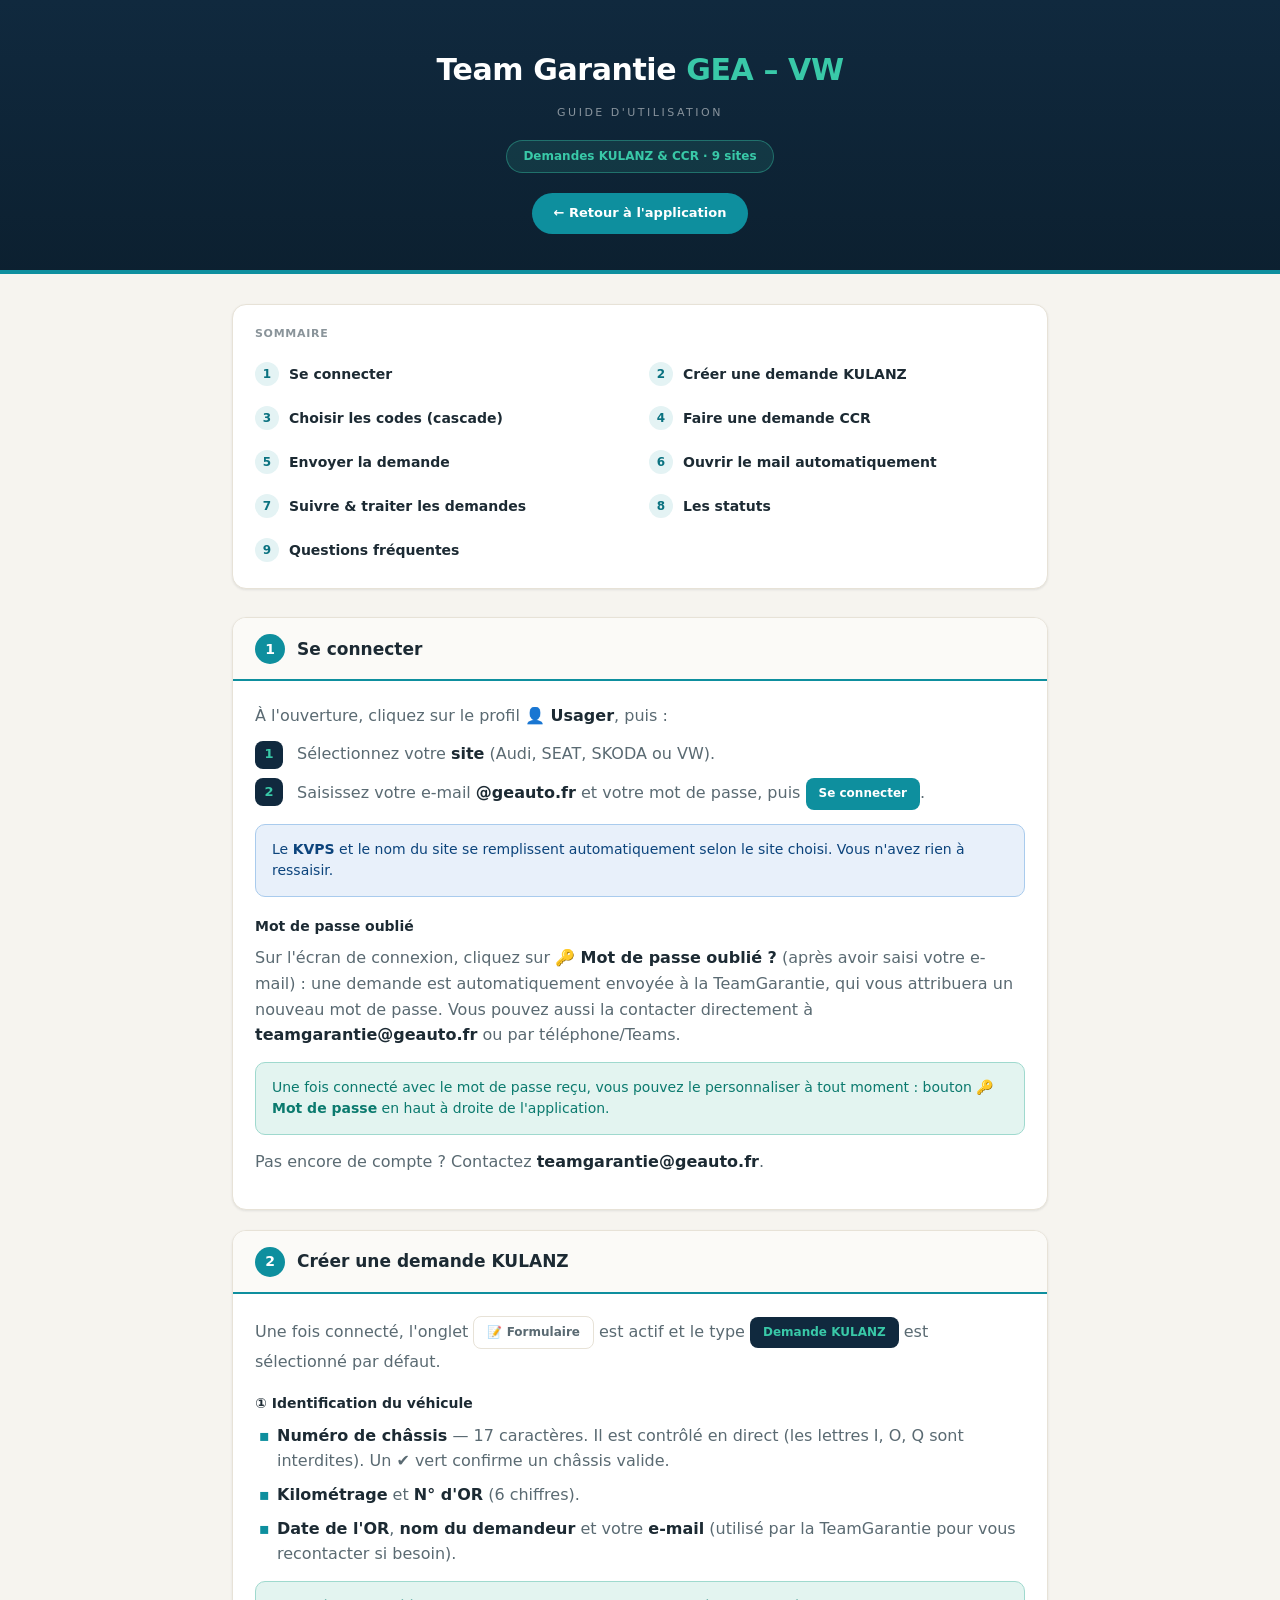
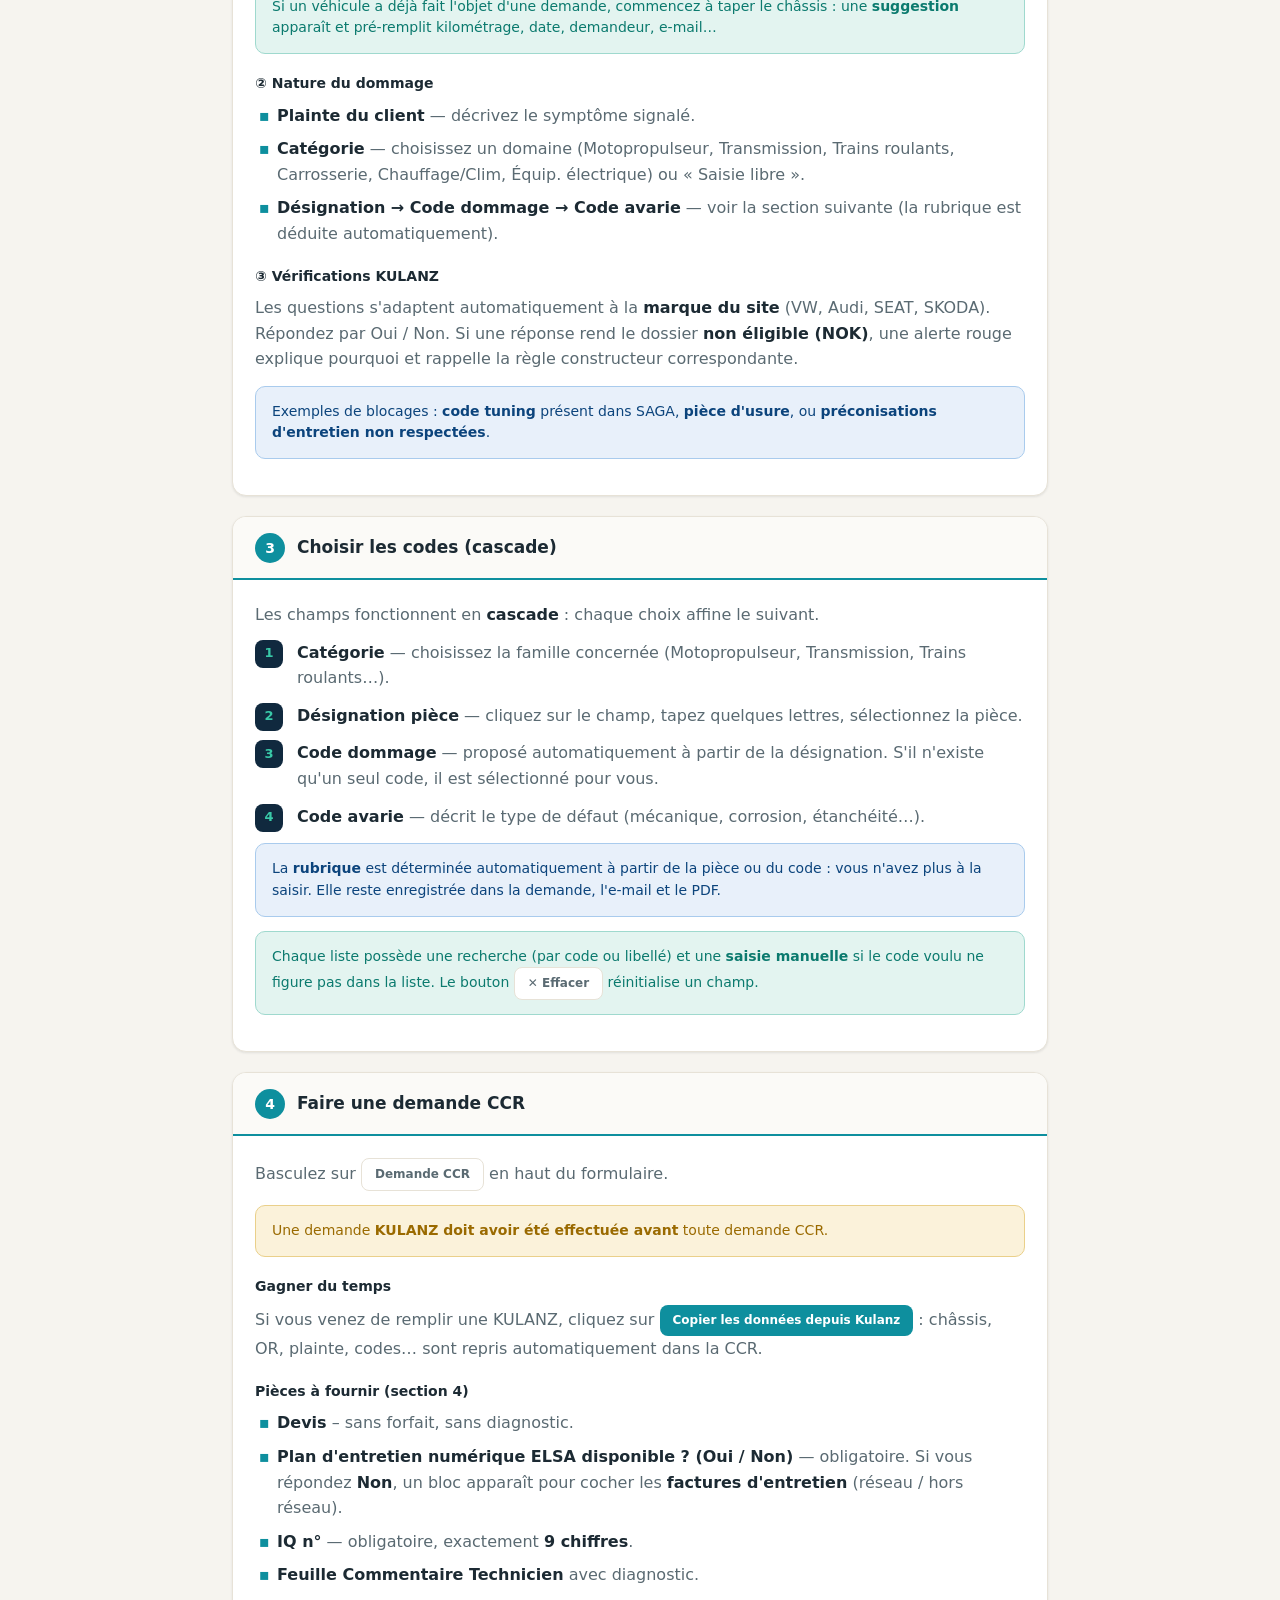
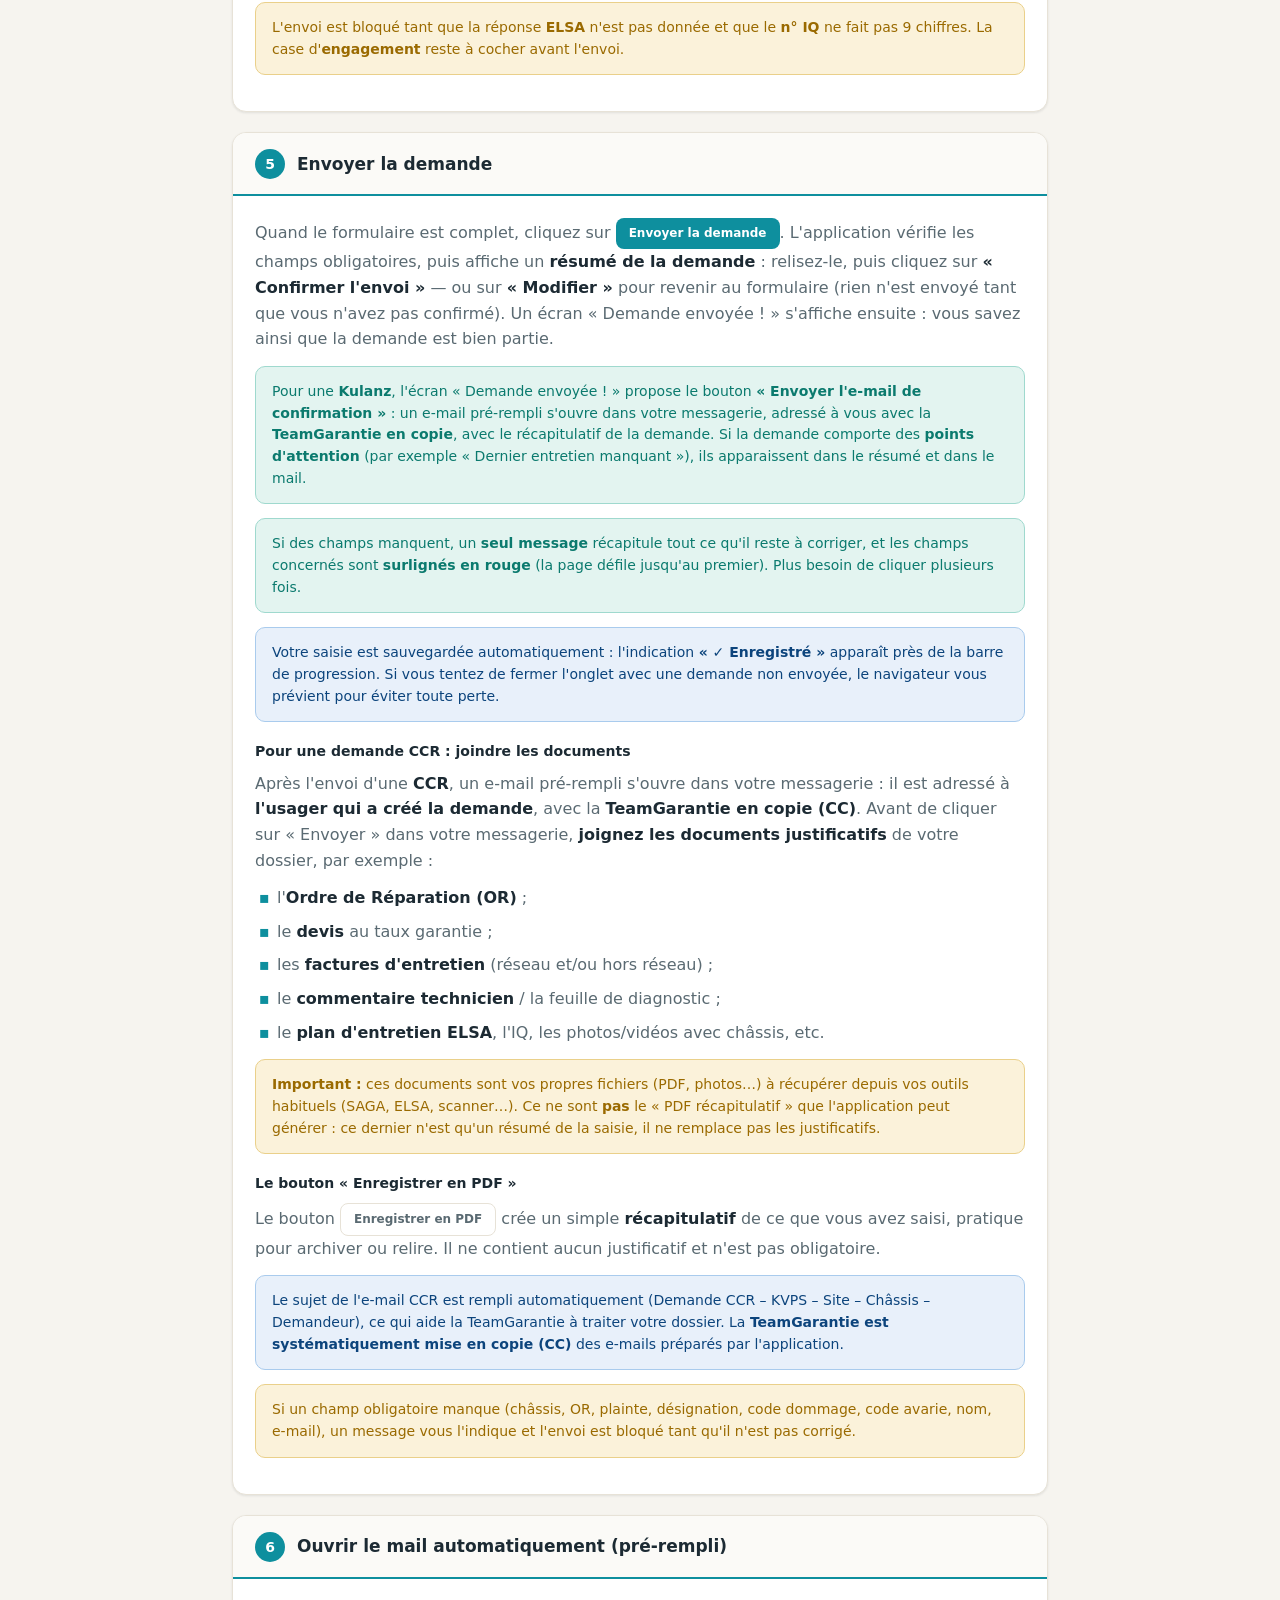
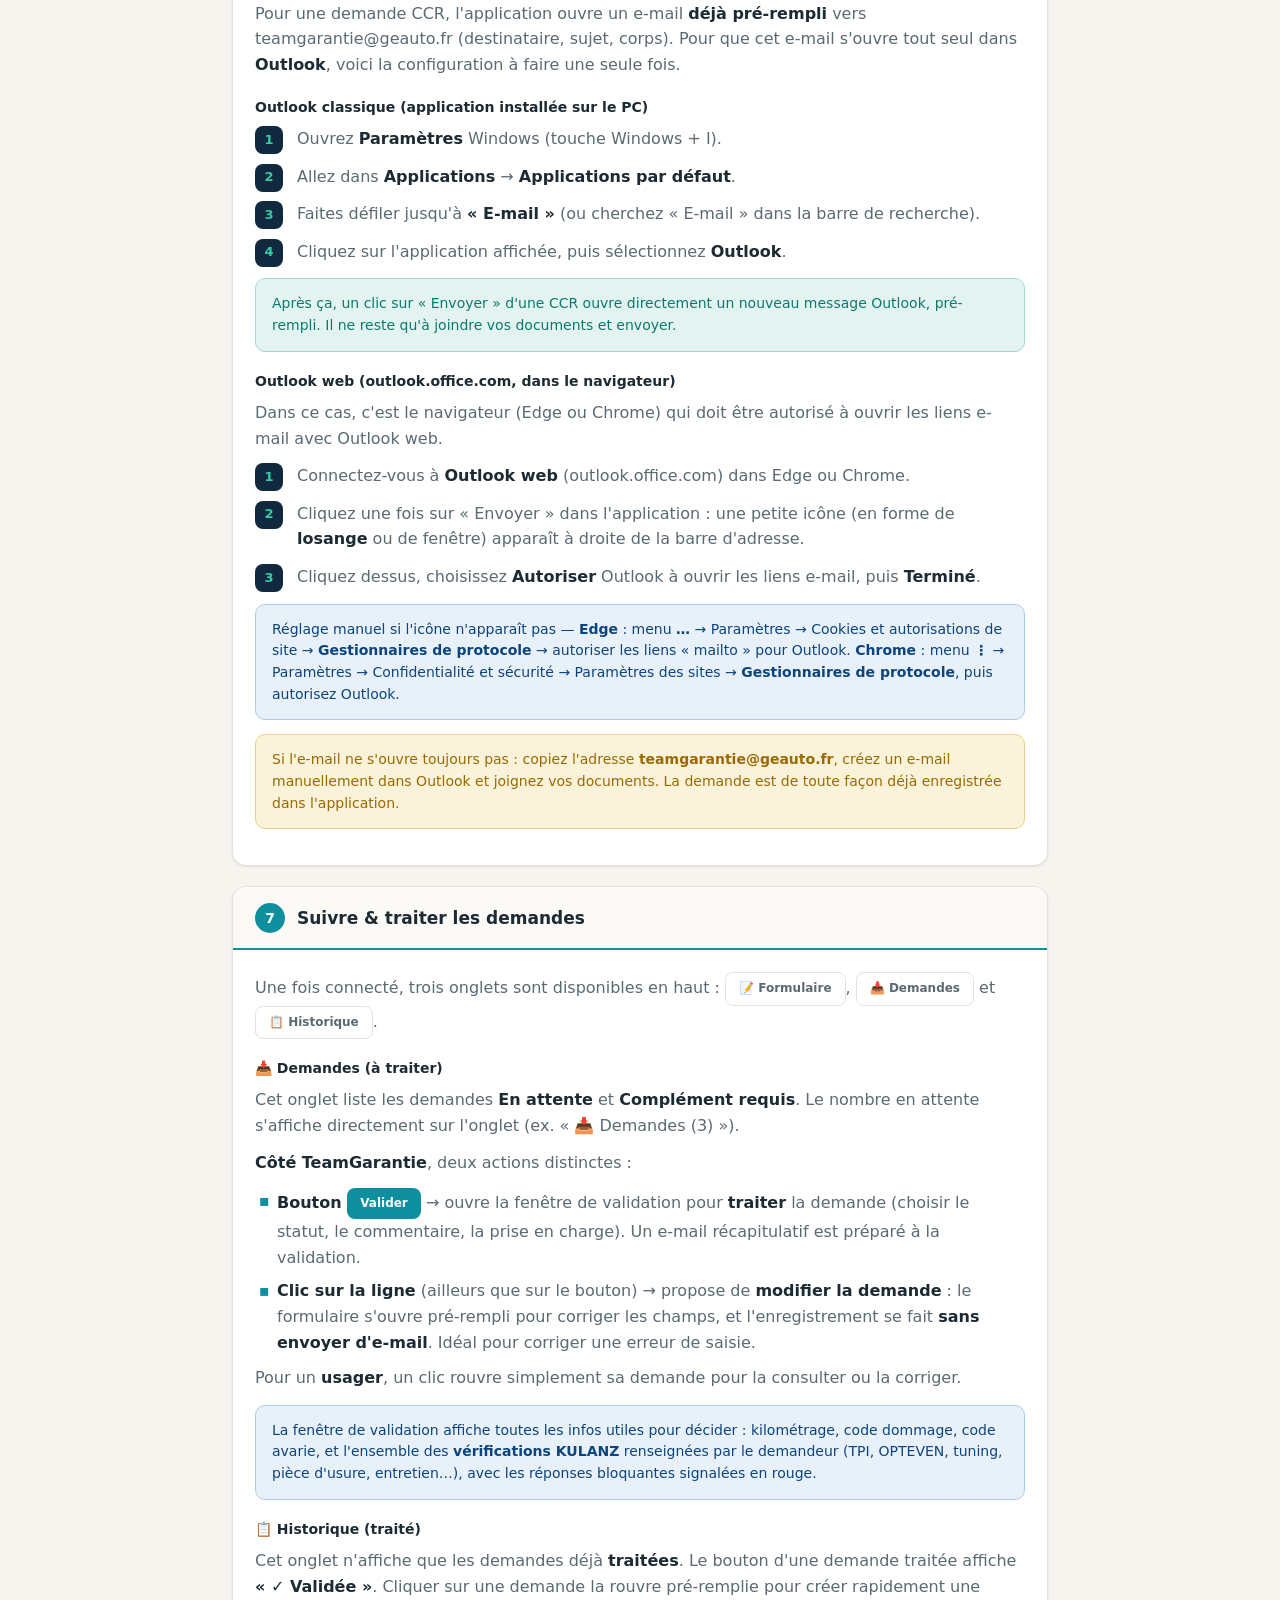
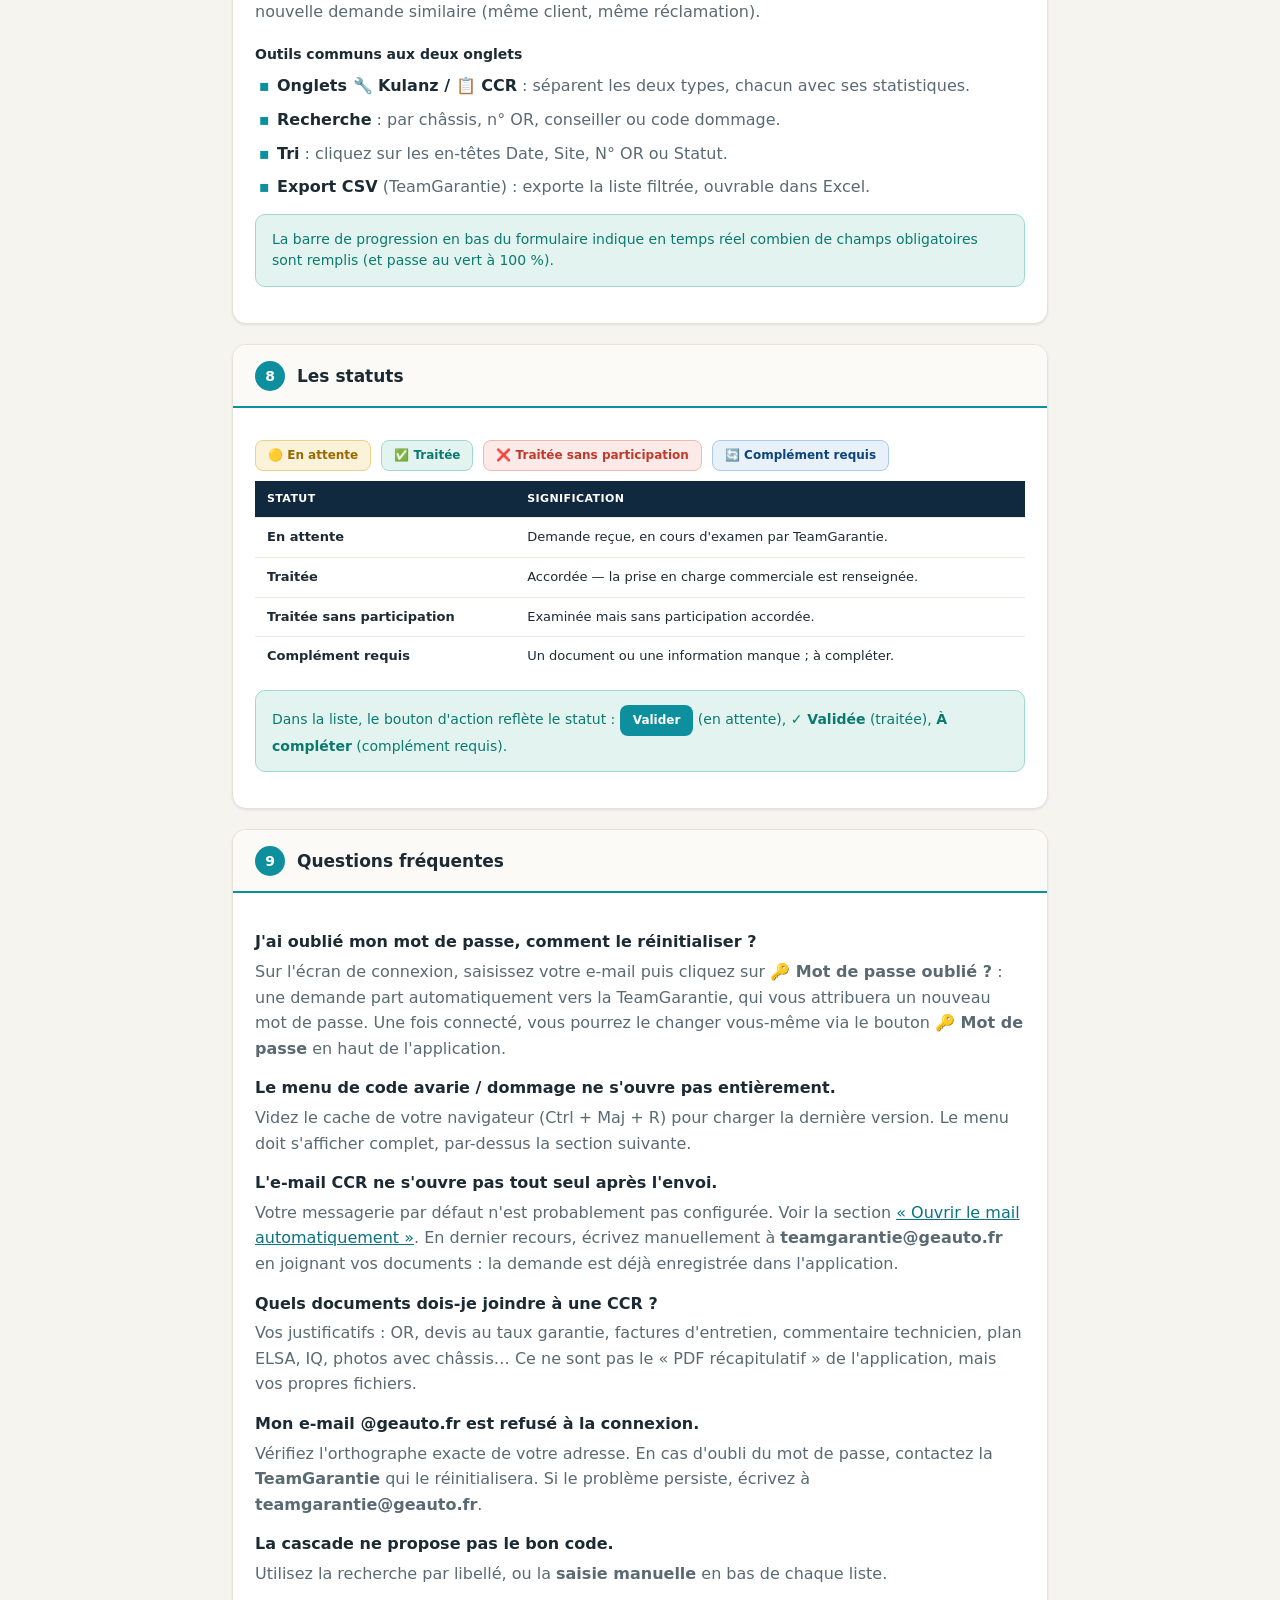
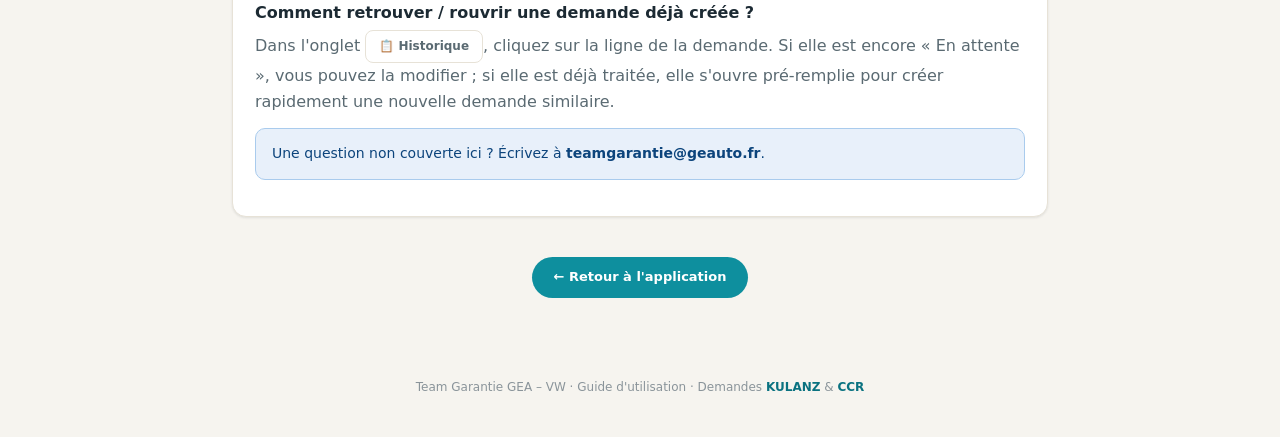
<file: tuto.html>
<!DOCTYPE html>
<html lang="fr">
<head>
<meta charset="UTF-8">
<link rel="icon" href="data:,">
<meta name="viewport" content="width=device-width,initial-scale=1">
<title>Guide d'utilisation — Team Garantie GEA – VW</title>
<meta name="theme-color" content="#0E8F9E">
<style>
:root{
  --bg:#F6F4EF;--bg2:#FBFAF7;--card:#fff;--line:#E7E2D7;--line2:#EEEAE0;
  --ink:#1C2A33;--ink-soft:#5A6A72;--muted:#8A949A;
  --navy:#10293E;--navy2:#1C3A52;
  --accent:#0E8F9E;--accent-d:#0A7280;--accent-soft:#E4F3F4;--accent-line:#A9DCE0;--mint:#39C9A8;
  --red:#C0392B;--red-soft:#FBEAE8;--red-line:#EEB9B2;
  --green:#0B7A6E;--green-soft:#E3F4F0;--green-line:#9FD9CE;
  --amber:#9A6A00;--amber-soft:#FBF2DA;--amber-line:#EAD08A;
  --info:#0C447C;--info-soft:#E8F0FA;--info-line:#A9CBED;
  --shadow:0 1px 3px rgba(28,42,51,.06),0 1px 2px rgba(28,42,51,.04);
  --shadow-md:0 6px 22px rgba(28,42,51,.10);
  --r:14px;--font:'Segoe UI',system-ui,-apple-system,sans-serif;
}
*{margin:0;padding:0;box-sizing:border-box}
html{scroll-behavior:smooth}
body{font-family:var(--font);background:var(--bg);color:var(--ink);line-height:1.6;-webkit-font-smoothing:antialiased}
a{color:var(--accent-d)}

/* En-tête */
.hero{
  background:linear-gradient(180deg,var(--navy),#0C2030);color:#fff;
  padding:46px 24px 40px;text-align:center;position:relative;overflow:hidden;
}
.hero::after{content:"";position:absolute;left:0;right:0;bottom:0;height:4px;background:var(--accent)}
.hero h1{font-size:30px;font-weight:700;letter-spacing:-.4px}
.hero h1 span{color:var(--mint)}
.hero .sub{font-size:11px;letter-spacing:2.5px;text-transform:uppercase;color:rgba(255,255,255,.5);margin-top:10px}
.hero .tag{display:inline-block;margin-top:18px;font-size:12px;font-weight:600;color:var(--mint);background:rgba(57,201,168,.12);border:1px solid rgba(57,201,168,.4);padding:6px 16px;border-radius:30px}
.back{display:inline-flex;align-items:center;gap:6px;margin-top:20px;font-size:13px;font-weight:700;color:#fff;background:var(--accent);padding:10px 22px;border-radius:30px;text-decoration:none;transition:background .18s}
.back:hover{background:var(--accent-d)}

.wrap{max-width:860px;margin:0 auto;padding:30px 22px 70px}

/* Sommaire */
.toc{background:var(--card);border:1px solid var(--line);border-radius:var(--r);box-shadow:var(--shadow);padding:20px 22px;margin-bottom:28px}
.toc h2{font-size:11px;font-weight:700;text-transform:uppercase;letter-spacing:.7px;color:var(--muted);margin-bottom:14px}
.toc ol{list-style:none;counter-reset:t;display:grid;grid-template-columns:1fr 1fr;gap:8px 18px}
.toc li{counter-increment:t}
.toc a{display:flex;align-items:center;gap:10px;text-decoration:none;color:var(--ink);font-size:14px;font-weight:600;padding:6px 0}
.toc a::before{content:counter(t);width:24px;height:24px;flex-shrink:0;display:flex;align-items:center;justify-content:center;background:var(--accent-soft);color:var(--accent-d);border-radius:50%;font-size:12px;font-weight:700}
.toc a:hover{color:var(--accent-d)}

/* Sections */
section{background:var(--card);border:1px solid var(--line);border-radius:var(--r);box-shadow:var(--shadow);margin-bottom:20px;overflow:hidden;scroll-margin-top:18px}
.s-head{display:flex;align-items:center;gap:12px;padding:16px 22px;background:var(--bg2);border-bottom:1px solid var(--accent-soft);position:relative}
.s-head::after{content:"";position:absolute;left:0;right:0;bottom:-1px;height:2px;background:var(--accent)}
.s-num{width:30px;height:30px;flex-shrink:0;background:var(--accent);color:#fff;border-radius:50%;display:flex;align-items:center;justify-content:center;font-size:14px;font-weight:700}
.s-head h2{font-size:17px;font-weight:700;color:var(--ink)}
.s-body{padding:22px}
.s-body p{margin-bottom:12px;color:var(--ink-soft)}
.s-body p strong{color:var(--ink)}
.s-body h3{font-size:14px;font-weight:700;color:var(--ink);margin:18px 0 8px}
.s-body h3:first-child{margin-top:0}

/* Étapes numérotées */
.steps{list-style:none;counter-reset:st;display:flex;flex-direction:column;gap:12px;margin:6px 0 4px}
.steps li{counter-increment:st;position:relative;padding-left:42px;color:var(--ink-soft)}
.steps li::before{content:counter(st);position:absolute;left:0;top:0;width:28px;height:28px;background:var(--navy);color:var(--mint);border-radius:8px;display:flex;align-items:center;justify-content:center;font-size:13px;font-weight:700}
.steps li strong{color:var(--ink)}

ul.bul{list-style:none;display:flex;flex-direction:column;gap:8px;margin:4px 0 10px}
ul.bul li{position:relative;padding-left:22px;color:var(--ink-soft)}
ul.bul li::before{content:"▪";position:absolute;left:4px;color:var(--accent)}
ul.bul li strong{color:var(--ink)}

/* Encadrés */
.note,.warn,.tip{border-radius:10px;padding:14px 16px;font-size:14px;line-height:1.55;margin:14px 0}
.note{background:var(--info-soft);border:1px solid var(--info-line);color:var(--info)}
.warn{background:var(--amber-soft);border:1px solid var(--amber-line);color:var(--amber)}
.tip{background:var(--green-soft);border:1px solid var(--green-line);color:var(--green)}
.note strong,.warn strong,.tip strong{font-weight:700}

/* Badges de statut (identiques à l'app) */
.badges{display:flex;flex-wrap:wrap;gap:10px;margin:10px 0}
.badge{padding:5px 12px;border-radius:8px;font-size:12px;font-weight:700;display:inline-flex;align-items:center;gap:5px}
.b-wait{background:var(--amber-soft);color:var(--amber);border:1px solid var(--amber-line)}
.b-ok{background:var(--green-soft);color:var(--green);border:1px solid var(--green-line)}
.b-no{background:var(--red-soft);color:var(--red);border:1px solid var(--red-line)}
.b-comp{background:var(--info-soft);color:var(--info);border:1px solid var(--info-line)}

/* Faux boutons illustratifs */
.demo{display:inline-flex;align-items:center;gap:6px;font-size:12px;font-weight:700;padding:6px 13px;border-radius:8px;vertical-align:middle}
.demo.teal{background:var(--accent);color:#fff}
.demo.navy{background:var(--navy);color:var(--mint)}
.demo.ghost{background:#fff;border:1.5px solid var(--line);color:var(--ink-soft)}

table.kv{width:100%;border-collapse:collapse;margin:10px 0;font-size:13px}
table.kv th,table.kv td{text-align:left;padding:9px 12px;border-bottom:1px solid var(--line2)}
table.kv th{background:var(--navy);color:#fff;font-size:11px;text-transform:uppercase;letter-spacing:.4px}
table.kv tr:last-child td{border-bottom:none}
table.kv td:first-child{font-weight:600;color:var(--ink)}

.faq dt{font-weight:700;color:var(--ink);margin-top:14px}
.faq dd{color:var(--ink-soft);margin-top:4px}

footer{text-align:center;color:var(--muted);font-size:12px;padding:10px 22px 40px}
footer strong{color:var(--accent-d)}

@media (max-width:600px){
  .toc ol{grid-template-columns:1fr}
  .hero h1{font-size:24px}
}
</style>
</head>
<body>

<div class="hero">
  <h1>Team Garantie <span>GEA – VW</span></h1>
  <div class="sub">Guide d'utilisation</div>
  <div class="tag">Demandes KULANZ &amp; CCR · 9 sites</div>
  <br>
  <a class="back" href="index.html">← Retour à l'application</a>
</div>

<div class="wrap">

  <!-- Sommaire -->
  <nav class="toc">
    <h2>Sommaire</h2>
    <ol>
      <li><a href="#connexion">Se connecter</a></li>
      <li><a href="#demande">Créer une demande KULANZ</a></li>
      <li><a href="#codes">Choisir les codes (cascade)</a></li>
      <li><a href="#ccr">Faire une demande CCR</a></li>
      <li><a href="#envoi">Envoyer la demande</a></li>
      <li><a href="#mailauto">Ouvrir le mail automatiquement</a></li>
      <li><a href="#suivi">Suivre &amp; traiter les demandes</a></li>
      <li><a href="#statuts">Les statuts</a></li>
      <li><a href="#faq">Questions fréquentes</a></li>
    </ol>
  </nav>

  <!-- 1. Connexion -->
  <section id="connexion">
    <div class="s-head"><div class="s-num">1</div><h2>Se connecter</h2></div>
    <div class="s-body">
      <p>À l'ouverture, cliquez sur le profil <strong>👤 Usager</strong>, puis :</p>
      <ol class="steps">
        <li>Sélectionnez votre <strong>site</strong> (Audi, SEAT, SKODA ou VW).</li>
        <li>Saisissez votre e-mail <strong>@geauto.fr</strong> et votre mot de passe, puis <span class="demo teal">Se connecter</span>.</li>
      </ol>
      <div class="note">Le <strong>KVPS</strong> et le nom du site se remplissent automatiquement selon le site choisi. Vous n'avez rien à ressaisir.</div>

      <h3>Mot de passe oublié</h3>
      <p>Sur l'écran de connexion, cliquez sur <strong>🔑 Mot de passe oublié ?</strong> (après avoir saisi votre e-mail) : une demande est automatiquement envoyée à la TeamGarantie, qui vous attribuera un nouveau mot de passe. Vous pouvez aussi la contacter directement à <strong>teamgarantie@geauto.fr</strong> ou par téléphone/Teams.</p>
      <div class="tip">Une fois connecté avec le mot de passe reçu, vous pouvez le personnaliser à tout moment : bouton <strong>🔑 Mot de passe</strong> en haut à droite de l'application.</div>

      <p>Pas encore de compte ? Contactez <strong>teamgarantie@geauto.fr</strong>.</p>
    </div>
  </section>

  <!-- 2. Demande KULANZ -->
  <section id="demande">
    <div class="s-head"><div class="s-num">2</div><h2>Créer une demande KULANZ</h2></div>
    <div class="s-body">
      <p>Une fois connecté, l'onglet <span class="demo ghost">📝 Formulaire</span> est actif et le type <span class="demo navy">Demande KULANZ</span> est sélectionné par défaut.</p>

      <h3>① Identification du véhicule</h3>
      <ul class="bul">
        <li><strong>Numéro de châssis</strong> — 17 caractères. Il est contrôlé en direct (les lettres I, O, Q sont interdites). Un ✔ vert confirme un châssis valide.</li>
        <li><strong>Kilométrage</strong> et <strong>N° d'OR</strong> (6 chiffres).</li>
        <li><strong>Date de l'OR</strong>, <strong>nom du demandeur</strong> et votre <strong>e-mail</strong> (utilisé par la TeamGarantie pour vous recontacter si besoin).</li>
      </ul>
      <div class="tip">Si un véhicule a déjà fait l'objet d'une demande, commencez à taper le châssis : une <strong>suggestion</strong> apparaît et pré-remplit kilométrage, date, demandeur, e-mail…</div>

      <h3>② Nature du dommage</h3>
      <ul class="bul">
        <li><strong>Plainte du client</strong> — décrivez le symptôme signalé.</li>
        <li><strong>Catégorie</strong> — choisissez un domaine (Motopropulseur, Transmission, Trains roulants, Carrosserie, Chauffage/Clim, Équip. électrique) ou « Saisie libre ».</li>
        <li><strong>Désignation → Code dommage → Code avarie</strong> — voir la section suivante (la rubrique est déduite automatiquement).</li>
      </ul>

      <h3>③ Vérifications KULANZ</h3>
      <p>Les questions s'adaptent automatiquement à la <strong>marque du site</strong> (VW, Audi, SEAT, SKODA). Répondez par Oui / Non. Si une réponse rend le dossier <strong>non éligible (NOK)</strong>, une alerte rouge explique pourquoi et rappelle la règle constructeur correspondante.</p>
      <div class="note">Exemples de blocages : <strong>code tuning</strong> présent dans SAGA, <strong>pièce d'usure</strong>, ou <strong>préconisations d'entretien non respectées</strong>.</div>
    </div>
  </section>

  <!-- 3. Codes -->
  <section id="codes">
    <div class="s-head"><div class="s-num">3</div><h2>Choisir les codes (cascade)</h2></div>
    <div class="s-body">
      <p>Les champs fonctionnent en <strong>cascade</strong> : chaque choix affine le suivant.</p>
      <ol class="steps">
        <li><strong>Catégorie</strong> — choisissez la famille concernée (Motopropulseur, Transmission, Trains roulants…).</li>
        <li><strong>Désignation pièce</strong> — cliquez sur le champ, tapez quelques lettres, sélectionnez la pièce.</li>
        <li><strong>Code dommage</strong> — proposé automatiquement à partir de la désignation. S'il n'existe qu'un seul code, il est sélectionné pour vous.</li>
        <li><strong>Code avarie</strong> — décrit le type de défaut (mécanique, corrosion, étanchéité…).</li>
      </ol>
      <div class="note">La <strong>rubrique</strong> est déterminée automatiquement à partir de la pièce ou du code : vous n'avez plus à la saisir. Elle reste enregistrée dans la demande, l'e-mail et le PDF.</div>
      <div class="tip">Chaque liste possède une recherche (par code ou libellé) et une <strong>saisie manuelle</strong> si le code voulu ne figure pas dans la liste. Le bouton <span class="demo ghost">✕ Effacer</span> réinitialise un champ.</div>
    </div>
  </section>

  <!-- 4. CCR -->
  <section id="ccr">
    <div class="s-head"><div class="s-num">4</div><h2>Faire une demande CCR</h2></div>
    <div class="s-body">
      <p>Basculez sur <span class="demo ghost">Demande CCR</span> en haut du formulaire.</p>
      <div class="warn">Une demande <strong>KULANZ doit avoir été effectuée avant</strong> toute demande CCR.</div>
      <h3>Gagner du temps</h3>
      <p>Si vous venez de remplir une KULANZ, cliquez sur <span class="demo teal">Copier les données depuis Kulanz</span> : châssis, OR, plainte, codes… sont repris automatiquement dans la CCR.</p>
      <h3>Pièces à fournir (section 4)</h3>
      <ul class="bul">
        <li><strong>Devis</strong> – sans forfait, sans diagnostic.</li>
        <li><strong>Plan d'entretien numérique ELSA disponible ? (Oui / Non)</strong> — obligatoire. Si vous répondez <strong>Non</strong>, un bloc apparaît pour cocher les <strong>factures d'entretien</strong> (réseau / hors réseau).</li>
        <li><strong>IQ n°</strong> — obligatoire, exactement <strong>9 chiffres</strong>.</li>
        <li><strong>Feuille Commentaire Technicien</strong> avec diagnostic.</li>
      </ul>
      <div class="warn">L'envoi est bloqué tant que la réponse <strong>ELSA</strong> n'est pas donnée et que le <strong>n° IQ</strong> ne fait pas 9 chiffres. La case d'<strong>engagement</strong> reste à cocher avant l'envoi.</div>
    </div>
  </section>

  <!-- 5. Envoi -->
  <section id="envoi">
    <div class="s-head"><div class="s-num">5</div><h2>Envoyer la demande</h2></div>
    <div class="s-body">
      <p>Quand le formulaire est complet, cliquez sur <span class="demo teal">Envoyer la demande</span>. L'application vérifie les champs obligatoires, puis affiche un <strong>résumé de la demande</strong> : relisez-le, puis cliquez sur <strong>« Confirmer l'envoi »</strong> — ou sur <strong>« Modifier »</strong> pour revenir au formulaire (rien n'est envoyé tant que vous n'avez pas confirmé). Un écran « Demande envoyée ! » s'affiche ensuite : vous savez ainsi que la demande est bien partie.</p>
      <div class="tip">Pour une <strong>Kulanz</strong>, l'écran « Demande envoyée ! » propose le bouton <strong>« Envoyer l'e-mail de confirmation »</strong> : un e-mail pré-rempli s'ouvre dans votre messagerie, adressé à vous avec la <strong>TeamGarantie en copie</strong>, avec le récapitulatif de la demande. Si la demande comporte des <strong>points d'attention</strong> (par exemple « Dernier entretien manquant »), ils apparaissent dans le résumé et dans le mail.</div>
      <div class="tip">Si des champs manquent, un <strong>seul message</strong> récapitule tout ce qu'il reste à corriger, et les champs concernés sont <strong>surlignés en rouge</strong> (la page défile jusqu'au premier). Plus besoin de cliquer plusieurs fois.</div>
      <div class="note">Votre saisie est sauvegardée automatiquement : l'indication <strong>« ✓ Enregistré »</strong> apparaît près de la barre de progression. Si vous tentez de fermer l'onglet avec une demande non envoyée, le navigateur vous prévient pour éviter toute perte.</div>

      <h3>Pour une demande CCR : joindre les documents</h3>
      <p>Après l'envoi d'une <strong>CCR</strong>, un e-mail pré-rempli s'ouvre dans votre messagerie : il est adressé à <strong>l'usager qui a créé la demande</strong>, avec la <strong>TeamGarantie en copie (CC)</strong>. Avant de cliquer sur « Envoyer » dans votre messagerie, <strong>joignez les documents justificatifs</strong> de votre dossier, par exemple :</p>
      <ul class="bul">
        <li>l'<strong>Ordre de Réparation (OR)</strong> ;</li>
        <li>le <strong>devis</strong> au taux garantie ;</li>
        <li>les <strong>factures d'entretien</strong> (réseau et/ou hors réseau) ;</li>
        <li>le <strong>commentaire technicien</strong> / la feuille de diagnostic ;</li>
        <li>le <strong>plan d'entretien ELSA</strong>, l'IQ, les photos/vidéos avec châssis, etc.</li>
      </ul>
      <div class="warn"><strong>Important :</strong> ces documents sont vos propres fichiers (PDF, photos…) à récupérer depuis vos outils habituels (SAGA, ELSA, scanner…). Ce ne sont <strong>pas</strong> le « PDF récapitulatif » que l'application peut générer : ce dernier n'est qu'un résumé de la saisie, il ne remplace pas les justificatifs.</div>

      <h3>Le bouton « Enregistrer en PDF »</h3>
      <p>Le bouton <span class="demo ghost">Enregistrer en PDF</span> crée un simple <strong>récapitulatif</strong> de ce que vous avez saisi, pratique pour archiver ou relire. Il ne contient aucun justificatif et n'est pas obligatoire.</p>

      <div class="note">Le sujet de l'e-mail CCR est rempli automatiquement (Demande CCR – KVPS – Site – Châssis – Demandeur), ce qui aide la TeamGarantie à traiter votre dossier. La <strong>TeamGarantie est systématiquement mise en copie (CC)</strong> des e-mails préparés par l'application.</div>
      <div class="warn">Si un champ obligatoire manque (châssis, OR, plainte, désignation, code dommage, code avarie, nom, e-mail), un message vous l'indique et l'envoi est bloqué tant qu'il n'est pas corrigé.</div>
    </div>
  </section>

  <!-- 6. Ouvrir le mail automatiquement -->
  <section id="mailauto">
    <div class="s-head"><div class="s-num">6</div><h2>Ouvrir le mail automatiquement (pré-rempli)</h2></div>
    <div class="s-body">
      <p>Pour une demande CCR, l'application ouvre un e-mail <strong>déjà pré-rempli</strong> vers teamgarantie@geauto.fr (destinataire, sujet, corps). Pour que cet e-mail s'ouvre tout seul dans <strong>Outlook</strong>, voici la configuration à faire une seule fois.</p>

      <h3>Outlook classique (application installée sur le PC)</h3>
      <ol class="steps">
        <li>Ouvrez <strong>Paramètres</strong> Windows (touche Windows + I).</li>
        <li>Allez dans <strong>Applications</strong> → <strong>Applications par défaut</strong>.</li>
        <li>Faites défiler jusqu'à <strong>« E-mail »</strong> (ou cherchez « E-mail » dans la barre de recherche).</li>
        <li>Cliquez sur l'application affichée, puis sélectionnez <strong>Outlook</strong>.</li>
      </ol>
      <div class="tip">Après ça, un clic sur « Envoyer » d'une CCR ouvre directement un nouveau message Outlook, pré-rempli. Il ne reste qu'à joindre vos documents et envoyer.</div>

      <h3>Outlook web (outlook.office.com, dans le navigateur)</h3>
      <p>Dans ce cas, c'est le navigateur (Edge ou Chrome) qui doit être autorisé à ouvrir les liens e-mail avec Outlook web.</p>
      <ol class="steps">
        <li>Connectez-vous à <strong>Outlook web</strong> (outlook.office.com) dans Edge ou Chrome.</li>
        <li>Cliquez une fois sur « Envoyer » dans l'application : une petite icône (en forme de <strong>losange</strong> ou de fenêtre) apparaît à droite de la barre d'adresse.</li>
        <li>Cliquez dessus, choisissez <strong>Autoriser</strong> Outlook à ouvrir les liens e-mail, puis <strong>Terminé</strong>.</li>
      </ol>
      <div class="note">Réglage manuel si l'icône n'apparaît pas — <strong>Edge</strong> : menu <strong>…</strong> → Paramètres → Cookies et autorisations de site → <strong>Gestionnaires de protocole</strong> → autoriser les liens « mailto » pour Outlook. <strong>Chrome</strong> : menu <strong>⋮</strong> → Paramètres → Confidentialité et sécurité → Paramètres des sites → <strong>Gestionnaires de protocole</strong>, puis autorisez Outlook.</div>

      <div class="warn">Si l'e-mail ne s'ouvre toujours pas : copiez l'adresse <strong>teamgarantie@geauto.fr</strong>, créez un e-mail manuellement dans Outlook et joignez vos documents. La demande est de toute façon déjà enregistrée dans l'application.</div>
    </div>
  </section>

  <!-- 7. Suivi -->
  <section id="suivi">
    <div class="s-head"><div class="s-num">7</div><h2>Suivre &amp; traiter les demandes</h2></div>
    <div class="s-body">
      <p>Une fois connecté, trois onglets sont disponibles en haut : <span class="demo ghost">📝 Formulaire</span>, <span class="demo ghost">📥 Demandes</span> et <span class="demo ghost">📋 Historique</span>.</p>

      <h3>📥 Demandes (à traiter)</h3>
      <p>Cet onglet liste les demandes <strong>En attente</strong> et <strong>Complément requis</strong>. Le nombre en attente s'affiche directement sur l'onglet (ex. « 📥 Demandes (3) »).</p>
      <p><strong>Côté TeamGarantie</strong>, deux actions distinctes :</p>
      <ul class="bul">
        <li><strong>Bouton <span class="demo teal">Valider</span></strong> → ouvre la fenêtre de validation pour <strong>traiter</strong> la demande (choisir le statut, le commentaire, la prise en charge). Un e-mail récapitulatif est préparé à la validation.</li>
        <li><strong>Clic sur la ligne</strong> (ailleurs que sur le bouton) → propose de <strong>modifier la demande</strong> : le formulaire s'ouvre pré-rempli pour corriger les champs, et l'enregistrement se fait <strong>sans envoyer d'e-mail</strong>. Idéal pour corriger une erreur de saisie.</li>
      </ul>
      <p>Pour un <strong>usager</strong>, un clic rouvre simplement sa demande pour la consulter ou la corriger.</p>
      <div class="note">La fenêtre de validation affiche toutes les infos utiles pour décider : kilométrage, code dommage, code avarie, et l'ensemble des <strong>vérifications KULANZ</strong> renseignées par le demandeur (TPI, OPTEVEN, tuning, pièce d'usure, entretien…), avec les réponses bloquantes signalées en rouge.</div>

      <h3>📋 Historique (traité)</h3>
      <p>Cet onglet n'affiche que les demandes déjà <strong>traitées</strong>. Le bouton d'une demande traitée affiche <strong>« ✓ Validée »</strong>. Cliquer sur une demande la rouvre pré-remplie pour créer rapidement une nouvelle demande similaire (même client, même réclamation).</p>

      <h3>Outils communs aux deux onglets</h3>
      <ul class="bul">
        <li><strong>Onglets 🔧 Kulanz / 📋 CCR</strong> : séparent les deux types, chacun avec ses statistiques.</li>
        <li><strong>Recherche</strong> : par châssis, n° OR, conseiller ou code dommage.</li>
        <li><strong>Tri</strong> : cliquez sur les en-têtes Date, Site, N° OR ou Statut.</li>
        <li><strong>Export CSV</strong> (TeamGarantie) : exporte la liste filtrée, ouvrable dans Excel.</li>
      </ul>
      <div class="tip">La barre de progression en bas du formulaire indique en temps réel combien de champs obligatoires sont remplis (et passe au vert à 100 %).</div>
    </div>
  </section>

  <!-- 8. Statuts -->
  <section id="statuts">
    <div class="s-head"><div class="s-num">8</div><h2>Les statuts</h2></div>
    <div class="s-body">
      <div class="badges">
        <span class="badge b-wait">🟡 En attente</span>
        <span class="badge b-ok">✅ Traitée</span>
        <span class="badge b-no">❌ Traitée sans participation</span>
        <span class="badge b-comp">🔄 Complément requis</span>
      </div>
      <table class="kv">
        <tr><th>Statut</th><th>Signification</th></tr>
        <tr><td>En attente</td><td>Demande reçue, en cours d'examen par TeamGarantie.</td></tr>
        <tr><td>Traitée</td><td>Accordée — la prise en charge commerciale est renseignée.</td></tr>
        <tr><td>Traitée sans participation</td><td>Examinée mais sans participation accordée.</td></tr>
        <tr><td>Complément requis</td><td>Un document ou une information manque ; à compléter.</td></tr>
      </table>
      <div class="tip">Dans la liste, le bouton d'action reflète le statut : <span class="demo teal">Valider</span> (en attente), <strong>✓ Validée</strong> (traitée), <strong>À compléter</strong> (complément requis).</div>
    </div>
  </section>

  <!-- 9. FAQ -->
  <section id="faq">
    <div class="s-head"><div class="s-num">9</div><h2>Questions fréquentes</h2></div>
    <div class="s-body">
      <dl class="faq">
        <dt>J'ai oublié mon mot de passe, comment le réinitialiser ?</dt>
        <dd>Sur l'écran de connexion, saisissez votre e-mail puis cliquez sur <strong>🔑 Mot de passe oublié ?</strong> : une demande part automatiquement vers la TeamGarantie, qui vous attribuera un nouveau mot de passe. Une fois connecté, vous pourrez le changer vous-même via le bouton <strong>🔑 Mot de passe</strong> en haut de l'application.</dd>

        <dt>Le menu de code avarie / dommage ne s'ouvre pas entièrement.</dt>
        <dd>Videz le cache de votre navigateur (Ctrl + Maj + R) pour charger la dernière version. Le menu doit s'afficher complet, par-dessus la section suivante.</dd>

        <dt>L'e-mail CCR ne s'ouvre pas tout seul après l'envoi.</dt>
        <dd>Votre messagerie par défaut n'est probablement pas configurée. Voir la section <a href="#mailauto">« Ouvrir le mail automatiquement »</a>. En dernier recours, écrivez manuellement à <strong>teamgarantie@geauto.fr</strong> en joignant vos documents : la demande est déjà enregistrée dans l'application.</dd>

        <dt>Quels documents dois-je joindre à une CCR ?</dt>
        <dd>Vos justificatifs : OR, devis au taux garantie, factures d'entretien, commentaire technicien, plan ELSA, IQ, photos avec châssis… Ce ne sont pas le « PDF récapitulatif » de l'application, mais vos propres fichiers.</dd>

        <dt>Mon e-mail @geauto.fr est refusé à la connexion.</dt>
        <dd>Vérifiez l'orthographe exacte de votre adresse. En cas d'oubli du mot de passe, contactez la <strong>TeamGarantie</strong> qui le réinitialisera. Si le problème persiste, écrivez à <strong>teamgarantie@geauto.fr</strong>.</dd>

        <dt>La cascade ne propose pas le bon code.</dt>
        <dd>Utilisez la recherche par libellé, ou la <strong>saisie manuelle</strong> en bas de chaque liste.</dd>

        <dt>Comment retrouver / rouvrir une demande déjà créée ?</dt>
        <dd>Dans l'onglet <span class="demo ghost">📋 Historique</span>, cliquez sur la ligne de la demande. Si elle est encore « En attente », vous pouvez la modifier ; si elle est déjà traitée, elle s'ouvre pré-remplie pour créer rapidement une nouvelle demande similaire.</dd>
      </dl>
      <div class="note">Une question non couverte ici ? Écrivez à <strong>teamgarantie@geauto.fr</strong>.</div>
    </div>
  </section>

  <div style="text-align:center;margin-top:8px">
    <a class="back" href="index.html">← Retour à l'application</a>
  </div>
</div>

<footer>
  Team Garantie GEA – VW · Guide d'utilisation · Demandes <strong>KULANZ</strong> &amp; <strong>CCR</strong>
</footer>

</body>
</html>
</file>
